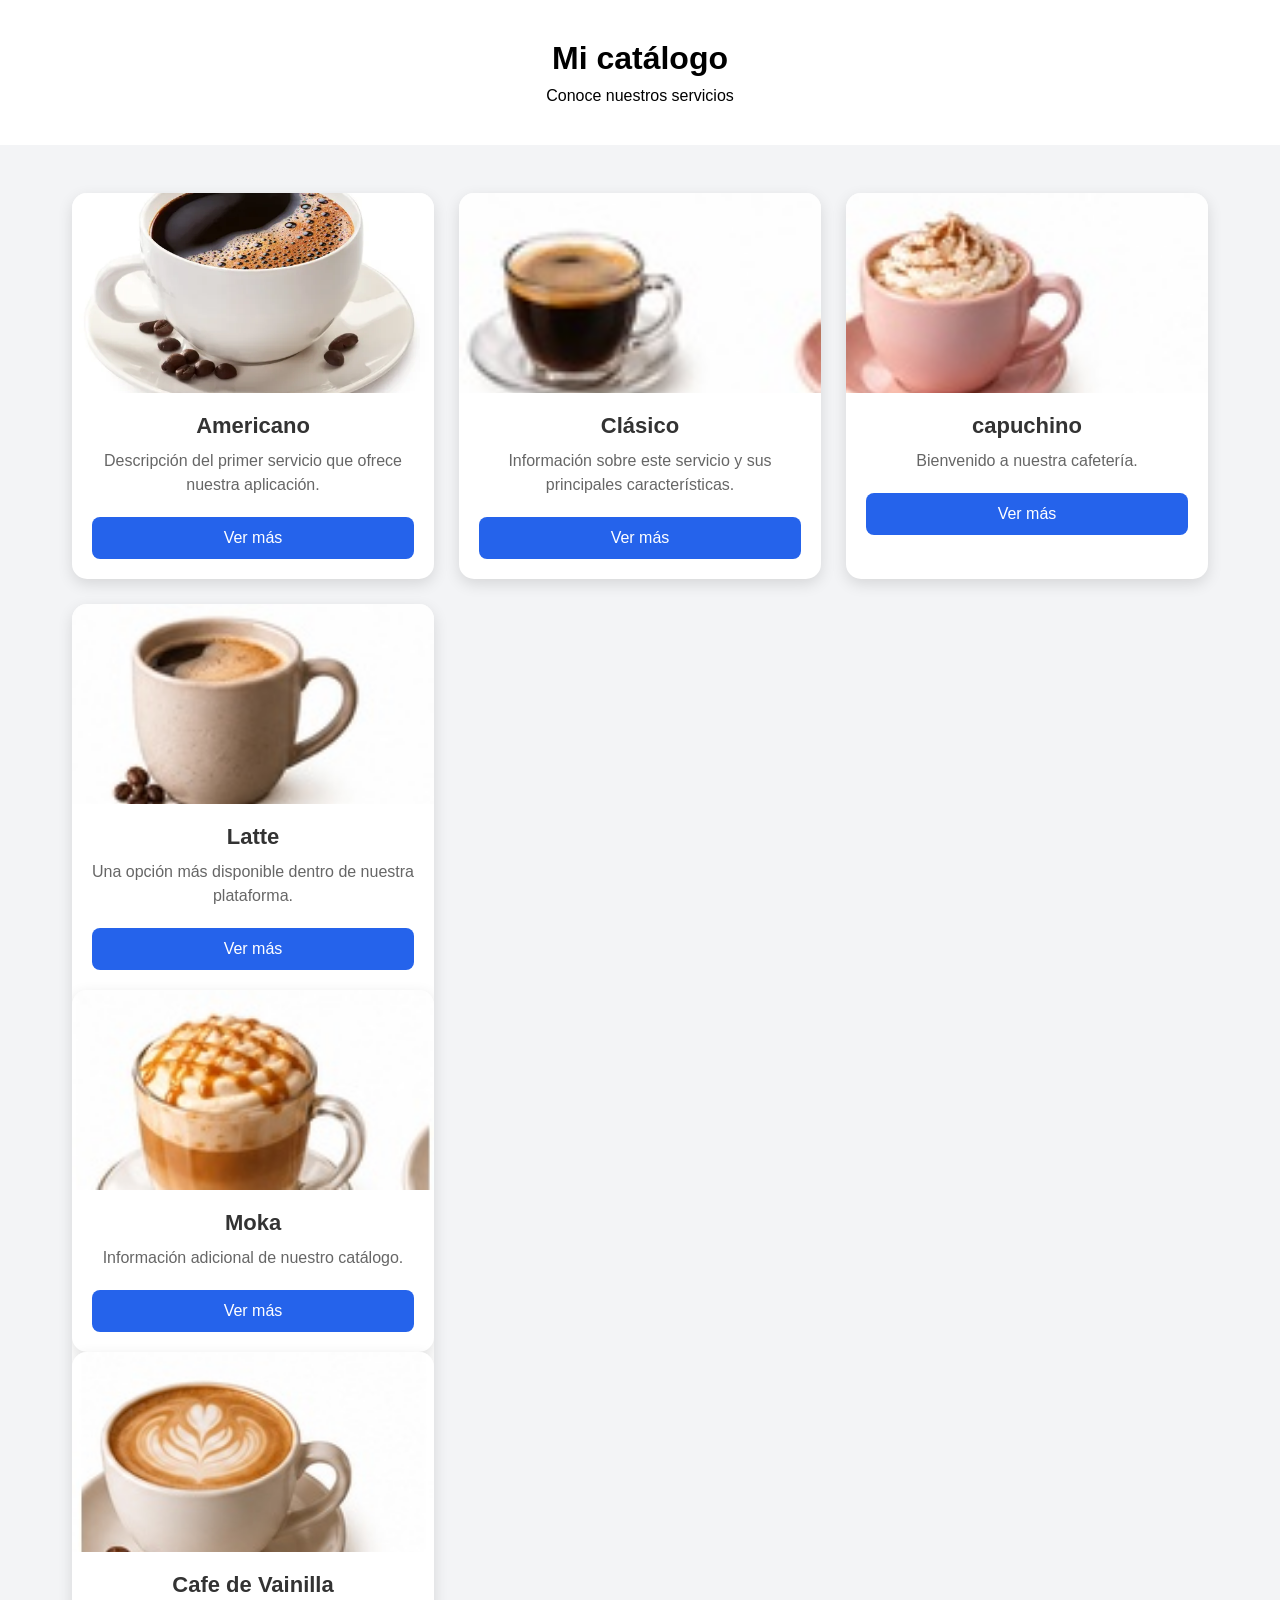
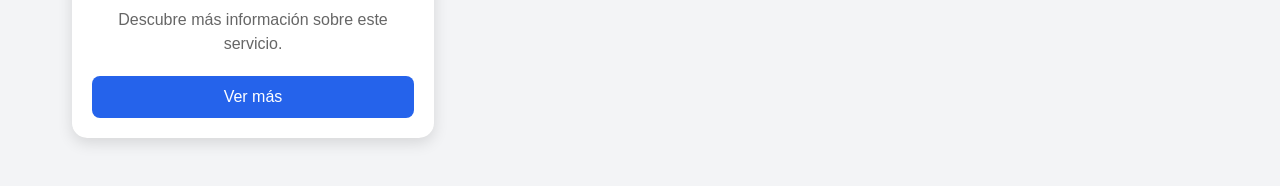
<file: index.html>
<!DOCTYPE html>
<html lang="es">
<head>
    <meta charset="UTF-8">
    <meta name="viewport" content="width=device-width, initial-scale=1.0">
    <meta name="theme-color" content="#db4938">
    <link rel="stylesheet" href="css/style.css">
    <link rel="manifest" href="manifest.json">
    <title>Coffee PWA</title>
</head>
<body>
    <header>
        <h1 style="color: black;">Mi catálogo</h1>
        <p style="color: black;">
            Conoce nuestros servicios
        </p>
        <button id="btnInstalar" onclick="instalarApp()" style="display:none;">
            Descargar aplicación
        </button>
    </header>
    <main class="contenedor">
        <div class="card" onclick="location.href='detalle.html?producto=americano'">
            <img src="imagenes/icons/cafee.jpg" alt="Americano">
            <div class="card-contenido">
                <h2>Americano</h2>
                <p>
                    Descripción del primer servicio que ofrece
                    nuestra aplicación.
                </p>
                <button onclick="mostrarInfo(this)">Ver más</button>
                <div class="informacion-extra">
            <p><strong>Precio:</strong> $45</p>
            <p><strong>Tamaño:</strong> 350 ml</p>
            <p><strong>Ingredientes:</strong> Café espresso y agua caliente.</p>
            <p><strong>Disponible:</strong> Sí</p>
        </div>
            </div>
        </div>
        <div class="card" onclick="location.href='detalle.html?producto=americano'">
            <img src="imagenes/cafe2.jpg" alt="Clásico">
            <div class="card-contenido">
                <h2>Clásico</h2>
                <p>
                    Información sobre este servicio y sus
                    principales características.
                </p>
                <button onclick="mostrarInfo(this)">Ver más</button>
                <div class="informacion-extra">
                <p><strong>Precio:</strong> $50</p>
                <p><strong>Tamaño:</strong> 400 ml</p>
                <p><strong>Ingredientes:</strong> Café, leche y azúcar.</p>
                <p><strong>Disponible:</strong> Sí</p>
            </div>
            </div>
        </div>
        <div class="card" onclick="location.href='detalle.html?producto=americano'">
            <img src="imagenes/cafe3.jpg" alt="Café 3">
            <div class="card-contenido">
                <h2>capuchino</h2>
                <p>
                    Bienvenido a nuestra cafetería.
                </p>
                <button onclick="mostrarInfo(this)">Ver más</button>
                <div class="informacion-extra">
                    <p><strong>Precio:</strong> $55</p>
                    <p><strong>Tamaño:</strong> 350 ml</p>
                    <p><strong>Ingredientes:</strong> Café, leche y azúcar.</p>
                    <p><strong>Disponible:</strong> Sí</p>
                </div>
            </div>
        </div>
        <div class="card" onclick="location.href='detalle.html?producto=americano'">
            <img src="imagenes/cafe4.jpg" alt="Café 4">
            <div class="card-contenido">
                <h2>Latte</h2>
                <p>
                    Una opción más disponible dentro
                    de nuestra plataforma.
                </p>
                <button onclick="mostrarInfo(this)">Ver más</button>
                <div class="informacion-extra">
                    <p><strong>Precio:</strong> $60</p>
                    <p><strong>Tamaño:</strong> 400 ml</p>
                    <p><strong>Ingredientes:</strong> Café, leche y azúcar.</p>
                    <p><strong>Disponible:</strong> Sí</p>
            </div>
        </div>
        <div class="card" onclick="location.href='detalle.html?producto=americano'">
            <img src="imagenes/cafe5.jpg" alt="Café 5">
            <div class="card-contenido">
                <h2>Moka</h2>
                <p>
                    Información adicional de nuestro catálogo.
                </p>
                <button onclick="mostrarInfo(this)">Ver más</button>
                <div class="informacion-extra">
                    <p><strong>Precio:</strong> $65</p>
                    <p><strong>Tamaño:</strong> 300 ml</p>
                    <p><strong>Ingredientes:</strong> Café, leche y azúcar.</p>
                    <p><strong>Disponible:</strong> Sí</p>
                </div>
            </div>
        </div>
        <div class="card" onclick="location.href='detalle.html?producto=americano'">
            <img src="imagenes/cafe6.jpg" alt="Café 6">
            <div class="card-contenido">
                <h2>Cafe de Vainilla</h2>
                <p>
                    Descubre más información sobre este servicio.
                </p>
                <button onclick="mostrarInfo(this)">Ver más</button>
                <div class="informacion-extra">
                    <p><strong>Precio:</strong> $70</p>
                    <p><strong>Tamaño:</strong> 350 ml</p>
                    <p><strong>Ingredientes:</strong> Café, leche y azúcar.</p>
                    <p><strong>Disponible:</strong> Sí</p>
                </div>
            </div>
        </div>
    </main>
    <script src="js/app.js"></script>

</body>

</html>
</file>
<file: css/style.css>
*{
        margin:0;
        padding:0;
        box-sizing:border-box;
    }
    body{
        background-color:#e5583f;
        font-family: 'Nunito',sans-serif;
        font-size: 1rem;
    }

main{
    max-width: px;
    margin:auto;
    padding: 0.5rem;
    text-align: center;
}
nav{
    display:flex;
    justify-content:space-between;
    align-items:center;
}
ul{
    list-style:none;
    display:flex;
}
li{
    margin:1rem;
}
h1{
    color:#fff;
    margin-bottom:0.5rem;
}

* {
    margin: 0;
    padding: 0;
    box-sizing: border-box;
}

body {
    font-family: Arial, sans-serif;
    background-color: #f3f4f6;
    color: #333;
}

/* Encabezado */

header {
    text-align: center;
    padding: 40px 20px;
    background-color: #ffffff;
}

header h1 {
    font-size: 32px;
    margin-bottom: 10px;
}

header p {
    color: #777;
}


/* Contenedor de las cards */

.contenedor {
    width: 90%;
    max-width: 1200px;
    margin: 40px auto;

    display: grid;

    /* 3 cards por fila */
    grid-template-columns: repeat(3, 1fr);

    gap: 25px;
}


/* Card */

.card {
    background-color: white;
    border-radius: 15px;
    overflow: hidden;

    box-shadow: 0 5px 15px rgba(0, 0, 0, 0.12);

    transition: transform 0.3s ease,
                box-shadow 0.3s ease;
}

.card:hover {
    transform: translateY(-8px);

    box-shadow: 0 10px 25px rgba(0, 0, 0, 0.18);
}


/* Imagen */

.card img {
    width: 100%;
    height: 200px;

    object-fit: cover;

    display: block;
}


/* Contenido */

.card-contenido {
    padding: 20px;
}

.card-contenido h2 {
    margin-bottom: 10px;
    font-size: 22px;
}

.card-contenido p {
    color: #666;
    line-height: 1.5;
    margin-bottom: 20px;
}


/* Botón */

.card button {
    width: 100%;
    padding: 12px;

    border: none;
    border-radius: 8px;

    background-color: #2563eb;
    color: white;

    font-size: 16px;

    cursor: pointer;
}

.card button:hover {
    background-color: #1d4ed8;
}


/* TABLET */

@media (max-width: 900px) {

    .contenedor {
        grid-template-columns: repeat(2, 1fr);
    }

}


/* CELULAR */

@media (max-width: 600px) {

    .contenedor {
        grid-template-columns: 1fr;
    }

    header h1 {
        font-size: 26px;
    }

}
.detalle {
    max-width: 500px;
    margin: 30px auto;
    padding: 20px;
    text-align: center;
    background: white;
    border-radius: 15px;
}

.detalle img {
    width: 100%;
    max-width: 350px;
    height: 250px;
    object-fit: cover;
    border-radius: 10px;
}

.detalle h2 {
    font-size: 28px;
}

.detalle p {
    font-size: 18px;
    line-height: 1.5;
}

.detalle button {
    padding: 10px 20px;
    border: none;
    border-radius: 8px;
    cursor: pointer;
}
.informacion-extra {
    display: none;
    margin-top: 15px;
    padding: 10px;
    background-color: #f5f5f5;
    border-radius: 10px;
}

.informacion-extra p {
    margin: 5px 0;
}
</file>
